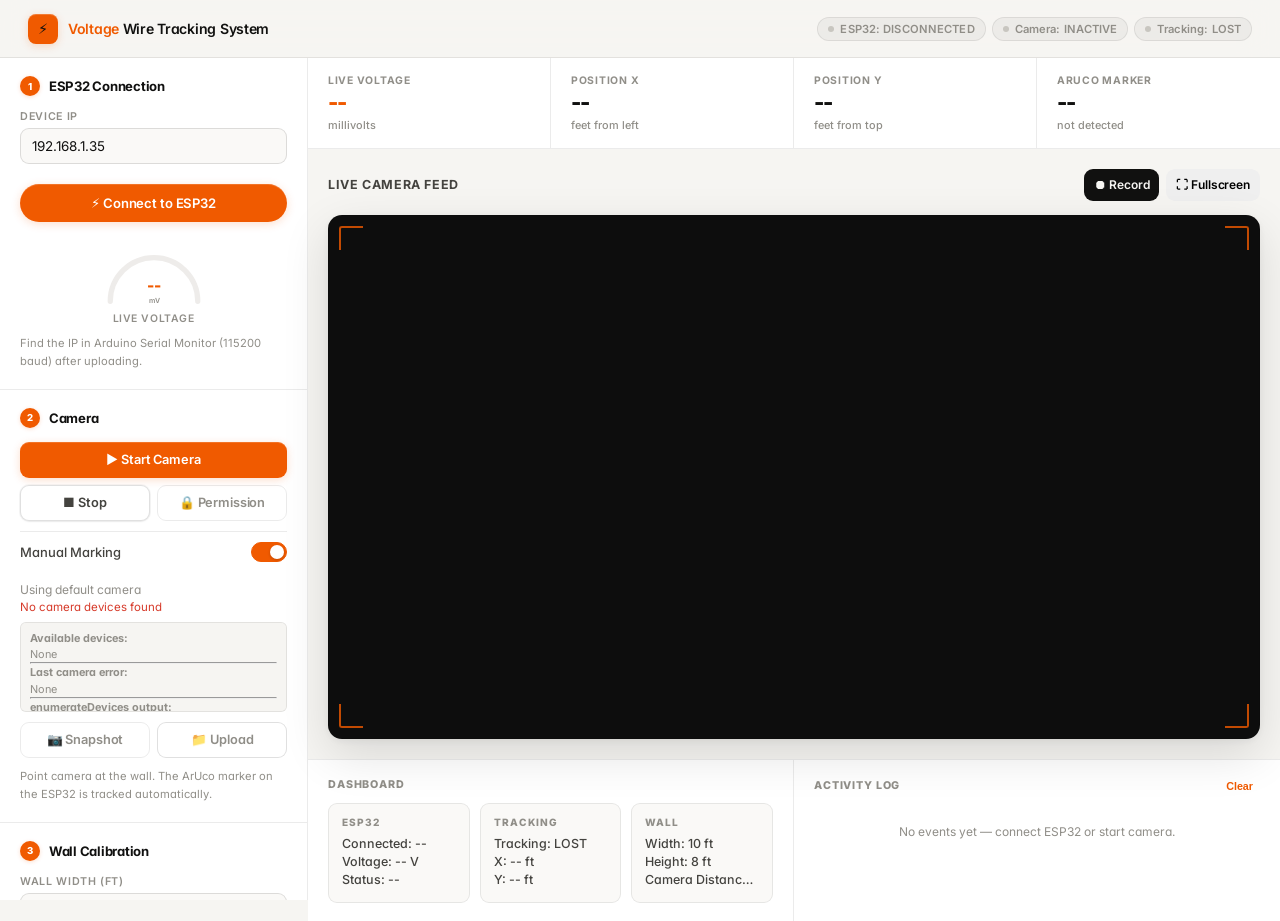
<file: docs/index.html>
<!DOCTYPE html>
<html lang="en">
<head>
  <meta charset="UTF-8">
  <meta name="viewport" content="width=device-width, initial-scale=1.0">
  <title>Voltage Wire Tracking System</title>
  <link rel="preconnect" href="https://fonts.googleapis.com">
  <link rel="preconnect" href="https://fonts.gstatic.com" crossorigin>
  <link href="https://fonts.googleapis.com/css2?family=Inter:ital,opsz,wght@0,14..32,300..900;1,14..32,300..900&family=JetBrains+Mono:wght@600;800&display=swap" rel="stylesheet">
  <link rel="stylesheet" href="style.css">
</head>
<body>

<!-- ══ TOPBAR ══════════════════════════════════════════════ -->
<header class="topbar">
  <div class="topbar-title">
    <span class="topbar-icon">⚡</span>
    <h1><em>Voltage</em> Wire Tracking System</h1>
  </div>
  <div class="status-row">
    <button id="statusEsp32"   class="badge status-button badge-off" type="button"><span class="dot"></span><span class="label-text">ESP32: DISCONNECTED</span></button>
    <button id="statusCamera"  class="badge status-button badge-off" type="button"><span class="dot"></span><span class="label-text">Camera: INACTIVE</span></button>
    <button id="statusTracking"class="badge status-button badge-off" type="button"><span class="dot"></span><span class="label-text">Tracking: LOST</span></button>
  </div>
</header>

<div class="app-layout">

  <!-- ── Sidebar ── -->
  <aside class="sidebar">

    <!-- 1 · ESP32 -->
    <div class="ctrl-section">
      <div class="ctrl-header">
        <span class="ctrl-num">1</span>
        <span class="ctrl-title">ESP32 Connection</span>
      </div>

      <div class="field">
        <label class="field-label" for="esp32Ip">Device IP</label>
        <input class="field-input" type="text" id="esp32Ip" placeholder="192.168.1.35">
      </div>

      <button id="btnConnectEsp32" class="btn btn-connect" style="margin-top:10px;">⚡ Connect to ESP32</button>

      <!-- Voltage gauge -->
      <div class="gauge-wrap" style="margin-top:14px;">
        <svg width="120" height="70" viewBox="0 0 120 80">
          <path class="gauge-bg"  d="M 10 70 A 50 50 0 1 1 110 70" />
          <path class="gauge-arc" id="gaugeArc" d="M 10 70 A 50 50 0 1 1 110 70" />
          <text x="60" y="58" text-anchor="middle" font-family="Inter,sans-serif" font-size="18" font-weight="800" fill="#f05a00" id="gaugeTxt">--</text>
          <text x="60" y="72" text-anchor="middle" font-family="Inter,sans-serif" font-size="8" font-weight="600" fill="#908e88">mV</text>
        </svg>
        <span class="gauge-label">Live Voltage</span>
      </div>

      <!-- Hidden readout for app.js compatibility -->
      <div class="readout" style="display:none;">
        <span class="label">Voltage</span><span id="voltageValue">--</span>
        <span class="label">Status</span><span id="voltageStatus">--</span>
      </div>

      <p class="hint" style="margin-top:10px;">Find the IP in Arduino Serial Monitor (115200 baud) after uploading.</p>
    </div>

    <!-- 2 · Camera -->
    <div class="ctrl-section">
      <div class="ctrl-header">
        <span class="ctrl-num">2</span>
        <span class="ctrl-title">Camera</span>
      </div>

      <button id="btnStartCamera" class="btn btn-primary btn-full">▶ Start Camera</button>

      <div class="btn-row" style="margin-top:7px;">
        <button id="btnStopCamera"        class="btn btn-secondary">■ Stop</button>
        <button id="btnRequestCameraPerm" class="btn btn-ghost">🔒 Permission</button>
      </div>

      <div class="toggle-row" style="border-top:1px solid var(--border); margin-top:10px; padding-top:10px;">
        <span class="toggle-label">Manual Marking</span>
        <label class="toggle-wrap">
          <input type="checkbox" id="chkManualMarking" checked>
          <span class="toggle-track"></span>
        </label>
      </div>

      <div class="camera-meta">
        <span id="cameraInfo">Using default camera</span>
        <span id="cameraError"></span>
      </div>

      <div id="cameraDebug"></div>

      <div class="btn-row" style="margin-top:10px;">
        <button id="btnSaveSnapshot" class="btn btn-ghost">📷 Snapshot</button>
        <label class="filebtn">
          📁 Upload
          <input type="file" id="imageUpload" accept="image/*" hidden>
        </label>
      </div>

      <p class="hint">Point camera at the wall. The ArUco marker on the ESP32 is tracked automatically.</p>
    </div>

    <!-- 3 · Calibration -->
    <div class="ctrl-section">
      <div class="ctrl-header">
        <span class="ctrl-num">3</span>
        <span class="ctrl-title">Wall Calibration</span>
      </div>

      <div class="field">
        <label class="field-label" for="wallWidth">Wall Width (ft)</label>
        <input class="field-input" type="number" id="wallWidth" value="10" step="0.1">
      </div>
      <div class="field">
        <label class="field-label" for="wallHeight">Wall Height (ft)</label>
        <input class="field-input" type="number" id="wallHeight" value="8" step="0.1">
      </div>
      <div class="field">
        <label class="field-label" for="camDistance">Camera Distance (ft)</label>
        <input class="field-input" type="number" id="camDistance" value="3" step="0.1">
      </div>

      <button id="btnApplyCalibration" class="btn btn-primary btn-full" style="margin-top:4px;">✓ Apply Calibration</button>
      <button id="btnWallCorners" class="btn btn-secondary btn-full" style="margin-top:7px;">⌗ Calibrate Wall Corners</button>
      <p class="hint">After camera is active, click the four wall corners in order: top-left, top-right, bottom-right, bottom-left.</p>

      <div class="field" style="margin-top:12px;">
        <label class="field-label" for="markerSize">ArUco Marker Size (in)</label>
        <input class="field-input" type="number" id="markerSize" value="2" step="0.1">
      </div>
      <button id="btnAutoCalibrate" class="btn btn-secondary btn-full" style="margin-top:4px;">⟳ Auto Calibrate (ArUco)</button>

      <p class="hint">Assumes camera fully captures the wall. Approximation for v1.</p>
    </div>

    <!-- 4 · Wire Marking -->
    <div class="ctrl-section">
      <div class="ctrl-header">
        <span class="ctrl-num">4</span>
        <span class="ctrl-title">Wire Marking <small style="font-size:0.68rem;font-weight:400;opacity:0.5;">manual · v1</small></span>
      </div>

      <div class="btn-row">
        <button id="btnMarkWireMode" class="btn btn-primary">✏ Mark Wire Path</button>
        <button id="btnClearWire"    class="btn btn-ghost">✕ Clear</button>
      </div>

      <p class="hint">Click "Mark Wire Path", tap points along the wire on the camera feed, click again to stop.</p>
    </div>

  </aside>

  <!-- ── Main ── -->
  <div class="main-area">

    <!-- Stats strip -->
    <div class="stats-strip">
      <div class="stat-cell">
        <span class="stat-cell-label">Live Voltage</span>
        <span class="stat-cell-value accent" id="statVoltage">--</span>
        <span class="stat-cell-sub">millivolts</span>
      </div>
      <div class="stat-cell">
        <span class="stat-cell-label">Position X</span>
        <span class="stat-cell-value" id="statX">--</span>
        <span class="stat-cell-sub">feet from left</span>
      </div>
      <div class="stat-cell">
        <span class="stat-cell-label">Position Y</span>
        <span class="stat-cell-value" id="statY">--</span>
        <span class="stat-cell-sub">feet from top</span>
      </div>
      <div class="stat-cell">
        <span class="stat-cell-label">ArUco Marker</span>
        <span class="stat-cell-value" id="statMarkerId">--</span>
        <span class="stat-cell-sub" id="statTrackingState">not detected</span>
      </div>
    </div>

    <!-- Camera feed -->
    <div class="camera-section">
      <div class="camera-toolbar">
        <span class="camera-toolbar-title">Live Camera Feed</span>
        <div class="camera-toolbar-actions">
          <button id="btnRecord" class="btn btn-sm">⏺ Record</button>
          <button id="btnFullscreen" class="btn btn-sm" title="Fullscreen">⛶ Fullscreen</button>
        </div>
      </div>
      <div class="camera-wrap">
        <div class="cam-br-tr"></div>
        <div class="cam-br-bl"></div>
        <video id="video" autoplay playsinline muted></video>
        <canvas id="overlay"></canvas>

        <!-- Fullscreen HUD — only visible when fullscreen -->
        <div class="fs-hud" id="fsHud">

          <!-- Top bar -->
          <div class="fs-hud-top">
            <div class="fs-hud-brand">
              <span class="fs-hud-icon">⚡</span>
              <span class="fs-hud-title">Voltage Wire Tracking</span>
            </div>
            <div class="fs-hud-badges">
              <span class="fs-badge" id="fsEsp32Badge">● ESP32: OFF</span>
              <span class="fs-badge" id="fsCamBadge">● Camera: OFF</span>
              <span class="fs-badge" id="fsTrkBadge">● Tracking: LOST</span>
            </div>
            <div class="fs-hud-clock" id="fsHudClock">--:--:--</div>
          </div>

          <!-- Bottom bar -->
          <div class="fs-hud-bottom">

            <div class="fs-stat-group">
              <div class="fs-stat">
                <span class="fs-stat-label">Voltage</span>
                <span class="fs-stat-value fs-orange" id="fsVoltage">--</span>
                <span class="fs-stat-unit">mV</span>
              </div>
              <div class="fs-stat">
                <span class="fs-stat-label">Status</span>
                <span class="fs-stat-value" id="fsStatus">--</span>
              </div>
            </div>

            <div class="fs-divider"></div>

            <div class="fs-stat-group">
              <div class="fs-stat">
                <span class="fs-stat-label">Position X</span>
                <span class="fs-stat-value" id="fsPosX">--</span>
                <span class="fs-stat-unit">ft</span>
              </div>
              <div class="fs-stat">
                <span class="fs-stat-label">Position Y</span>
                <span class="fs-stat-value" id="fsPosY">--</span>
                <span class="fs-stat-unit">ft</span>
              </div>
            </div>

            <div class="fs-divider"></div>

            <div class="fs-stat-group">
              <div class="fs-stat">
                <span class="fs-stat-label">Marker ID</span>
                <span class="fs-stat-value" id="fsMarkerId">--</span>
              </div>
              <div class="fs-stat">
                <span class="fs-stat-label">Wall</span>
                <span class="fs-stat-value" id="fsWall">--</span>
                <span class="fs-stat-unit">ft²</span>
              </div>
            </div>

            <div class="fs-divider"></div>

            <div class="fs-stat-group">
              <button id="fsExitBtn" class="fs-exit-btn">✕ Exit</button>
            </div>

          </div>
        </div>

      </div>
    </div>

    <!-- Bottom: dashboard + log -->
    <div class="bottom-panels">

      <div class="dash-section">
        <div class="dash-section-title">Dashboard</div>
        <div class="dash-grid">
          <div class="dash-card">
            <h3>ESP32</h3>
            <p id="dashEsp32State">Connected: --</p>
            <p id="dashVoltage">Voltage: -- V</p>
            <p id="dashStatus">Status: --</p>
          </div>
          <div class="dash-card">
            <h3>Tracking</h3>
            <p id="dashTracking">Tracking: LOST</p>
            <p id="dashX">X: -- ft</p>
            <p id="dashY">Y: -- ft</p>
          </div>
          <div class="dash-card">
            <h3>Wall</h3>
            <p id="dashWallWidth">Width: -- ft</p>
            <p id="dashWallHeight">Height: -- ft</p>
            <p id="dashCamDist">Cam Distance: -- ft</p>
          </div>
        </div>
      </div>

      <div class="log-section">
        <div class="log-header">
          <span class="log-title">Activity Log</span>
          <button id="btnClearLog" class="log-clear-btn">Clear</button>
        </div>
        <div id="activityLog">
          <div class="log-empty">No events yet — connect ESP32 or start camera.</div>
        </div>
      </div>

    </div>
  </div>

</div>

<!-- Scripts -->
<script src="lib/cv.js"></script>
<script src="lib/svd.js"></script>
<script src="lib/aruco.js"></script>
<script src="esp32Connection.js?v=1045"></script>
<script src="camera.js"></script>
<script src="tracking.js?v=1046"></script>
<script src="calibration.js?v=1039"></script>
<script src="anchors.js"></script>
<script src="app.js?v=1045"></script>

<script>
// ── Voltage gauge ─────────────────────────────────────────────
const gaugeArc = document.getElementById('gaugeArc');
const gaugeTxt = document.getElementById('gaugeTxt');
const ARC_LEN  = 220;

function setGauge(mv) {
  const pct = Math.min(1, Math.max(0, mv / 3300));
  gaugeArc.style.strokeDashoffset = ARC_LEN - pct * ARC_LEN;
  gaugeTxt.textContent = mv > 0 ? Math.round(mv) : '--';
  gaugeArc.style.stroke = pct > 0.75 ? '#d63a2a' : pct > 0.4 ? '#ff7a2a' : '#f05a00';
}

// Watch voltageValue written by app.js
new MutationObserver(() => {
  const v  = document.getElementById('voltageValue').textContent.trim();
  const mv = parseFloat(v);
  document.getElementById('statVoltage').textContent = isNaN(mv) ? '--' : mv.toFixed(1) + ' mV';
  setGauge(isNaN(mv) ? 0 : mv);
}).observe(document.getElementById('voltageValue'), { childList: true, characterData: true, subtree: true });

// ── Sync stats from dashboard ─────────────────────────────────
setInterval(() => {
  const dx = document.getElementById('dashX').textContent.match(/([\d.]+)/);
  const dy = document.getElementById('dashY').textContent.match(/([\d.]+)/);
  document.getElementById('statX').textContent = dx ? dx[1] + ' ft' : '--';
  document.getElementById('statY').textContent = dy ? dy[1] + ' ft' : '--';
  const trk = document.getElementById('statusTracking').classList.contains('badge-on');
  document.getElementById('statMarkerId').textContent     = trk ? ('ID ' + Tracking.state.markerId) : '--';
  document.getElementById('statTrackingState').textContent = trk ? 'tracking active' : 'not detected';
}, 350);

// ── Activity log ──────────────────────────────────────────────
function addLog(msg, type = 'info') {
  const log   = document.getElementById('activityLog');
  const empty = log.querySelector('.log-empty');
  if (empty) empty.remove();
  const t  = new Date().toLocaleTimeString('en-GB', { hour12: false });
  const el = document.createElement('div');
  el.className = `log-entry log-${type}`;
  el.innerHTML = `<span class="log-time">${t}</span><span class="log-msg">${msg}</span>`;
  log.prepend(el);
  while (log.children.length > 60) log.removeChild(log.lastChild);
}

document.getElementById('btnClearLog').addEventListener('click', () => {
  document.getElementById('activityLog').innerHTML = '<div class="log-empty">Log cleared.</div>';
});

// Badge change → auto log
function watchBadge(id, onMsg, offMsg) {
  const el = document.getElementById(id);
  if (!el) return;
  new MutationObserver(() => {
    const on = el.classList.contains('badge-on');
    if ( on && !el._wasOn) { el._wasOn = true;  addLog(onMsg,  'ok');   }
    if (!on &&  el._wasOn) { el._wasOn = false; addLog(offMsg, 'warn'); }
  }).observe(el, { attributes: true, attributeFilter: ['class'] });
}
watchBadge('statusEsp32',   'ESP32 connected.',          'ESP32 disconnected.');
watchBadge('statusCamera',  'Camera active.',             'Camera stopped.');
watchBadge('statusTracking','Marker detected — tracking active.', 'Marker lost.');

// High voltage alert
new MutationObserver(() => {
  const s = document.getElementById('voltageStatus').textContent;
  const el = document.getElementById('voltageStatus');
  if (s === 'HIGH' && !el._wasHigh) { el._wasHigh = true; addLog('⚠ HIGH voltage detected.', 'err'); }
  if (s !== 'HIGH') el._wasHigh = false;
}).observe(document.getElementById('voltageStatus'), { childList: true, characterData: true, subtree: true });

// Button events
[
  ['btnConnectEsp32',     () => { const ip = document.getElementById('esp32Ip').value.trim(); addLog(ip ? `Connecting to ${ip}…` : 'Enter an IP first.', ip ? 'info' : 'warn'); }],
  ['btnStartCamera',      () => addLog('Starting camera…', 'info')],
  ['btnStopCamera',       () => addLog('Camera stopped.', 'warn')],
  ['btnApplyCalibration', () => addLog(`Calibration applied — ${document.getElementById('wallWidth').value}×${document.getElementById('wallHeight').value} ft, ${document.getElementById('camDistance').value} ft camera distance.`, 'ok')],
  ['btnAutoCalibrate',    () => addLog('Auto-calibrating from ArUco marker…', 'info')],
  ['btnMarkWireMode',     () => addLog(document.getElementById('btnMarkWireMode').classList.contains('active') ? 'Wire marking stopped.' : 'Wire marking started.', 'info')],
  ['btnClearWire',        () => addLog('Wire path cleared.', 'warn')],
  ['btnSaveSnapshot',     () => addLog('Snapshot saved.', 'ok')],
].forEach(([id, fn]) => { const el = document.getElementById(id); if (el) el.addEventListener('click', fn, true); });

// ── Fullscreen + HUD ──────────────────────────────────────────
const btnFs   = document.getElementById('btnFullscreen');
const camWrap = document.querySelector('.camera-wrap');
const fsHud   = document.getElementById('fsHud');

btnFs.addEventListener('click', () => {
  if (!document.fullscreenElement) {
    camWrap.requestFullscreen().catch(() => {});
  } else {
    document.exitFullscreen();
  }
});

// Exit button inside HUD
document.getElementById('fsExitBtn').addEventListener('click', () => {
  document.exitFullscreen();
});

document.addEventListener('fullscreenchange', () => {
  const isFs = !!document.fullscreenElement;
  btnFs.textContent = isFs ? '✕ Exit Fullscreen' : '⛶ Fullscreen';
  camWrap.style.maxHeight    = isFs ? '100vh' : '';
  camWrap.style.borderRadius = isFs ? '0' : '';
  fsHud.style.display = isFs ? 'flex' : 'none';
});

// ── HUD data sync ─────────────────────────────────────────────
function syncHud() {
  // Voltage
  const v  = document.getElementById('voltageValue').textContent.trim();
  const mv = parseFloat(v);
  const fsV = document.getElementById('fsVoltage');
  if (!isNaN(mv)) {
    fsV.textContent = mv.toFixed(1);
    fsV.className = 'fs-stat-value ' + (mv > 2000 ? 'fs-red' : 'fs-orange');
  } else {
    fsV.textContent = '--';
    fsV.className = 'fs-stat-value fs-orange';
  }

  // Status
  const s = document.getElementById('voltageStatus').textContent.trim();
  const fsS = document.getElementById('fsStatus');
  fsS.textContent = s || '--';
  fsS.className = 'fs-stat-value ' + (s === 'HIGH' ? 'fs-red' : s === 'LOW' ? 'fs-green' : '');

  // Position
  const dx = document.getElementById('dashX').textContent.match(/([\d.]+)/);
  const dy = document.getElementById('dashY').textContent.match(/([\d.]+)/);
  document.getElementById('fsPosX').textContent = dx ? dx[1] : '--';
  document.getElementById('fsPosY').textContent = dy ? dy[1] : '--';

  // Marker ID + tracking
  const trk = document.getElementById('statusTracking').classList.contains('badge-on');
  document.getElementById('fsMarkerId').textContent = trk ? ('ID ' + Tracking.state.markerId) : '--';

  // Wall dimensions
  const ww = document.getElementById('dashWallWidth').textContent.match(/([\d.]+)/);
  const wh = document.getElementById('dashWallHeight').textContent.match(/([\d.]+)/);
  document.getElementById('fsWall').textContent =
    (ww && wh) ? (parseFloat(ww[1]) * parseFloat(wh[1])).toFixed(0) : '--';

  // Status badges
  const mapBadge = (domId, fsId) => {
    const on = document.getElementById(domId).classList.contains('badge-on');
    const lbl = document.getElementById(domId).querySelector('.label-text').textContent;
    const el = document.getElementById(fsId);
    el.textContent = '● ' + lbl;
    el.classList.toggle('on', on);
  };
  mapBadge('statusEsp32',    'fsEsp32Badge');
  mapBadge('statusCamera',   'fsCamBadge');
  mapBadge('statusTracking', 'fsTrkBadge');
}

setInterval(syncHud, 300);

// ── HUD clock ─────────────────────────────────────────────────
setInterval(() => {
  document.getElementById('fsHudClock').textContent =
    new Date().toLocaleTimeString('en-GB', { hour12: false });
}, 1000);

// ── Record ────────────────────────────────────────────────────
let recOn = false, recSec = 0, recT = null;
const btnRec = document.getElementById('btnRecord');
btnRec.addEventListener('click', () => {
  recOn = !recOn;
  btnRec.classList.toggle('recording', recOn);
  if (recOn) {
    recSec = 0; btnRec.textContent = '⏹ 0s';
    addLog('Recording started.', 'ok');
    recT = setInterval(() => { recSec++; btnRec.textContent = `⏹ ${recSec}s`; }, 1000);
  } else {
    clearInterval(recT);
    btnRec.textContent = '⏺ Record';
    addLog(`Recording stopped — ${recSec}s captured.`, 'warn');
  }
});
</script>
</body>
</html>
</file>
<file: docs/style.css>
/* ============================================================
   Voltage Wire Tracking — Premium Dashboard
   Warm white · Orange accent · Refined components
   ============================================================ */

@import url('https://fonts.googleapis.com/css2?family=Inter:ital,opsz,wght@0,14..32,300..900;1,14..32,300..900&display=swap');

/* ── Tokens ──────────────────────────────────────────────── */
:root {
  --bg:          #f6f5f2;
  --bg-2:        #eeecea;
  --surface:     #ffffff;
  --surface-dim: #faf9f7;
  --border:      rgba(0,0,0,0.08);
  --border-md:   rgba(0,0,0,0.12);
  --text:        #111110;
  --text-2:      #44433f;
  --muted:       #908e88;
  --faint:       #c8c6c0;

  --orange:      #f05a00;
  --orange-2:    #ff7a2a;
  --orange-bg:   rgba(240,90,0,0.07);
  --orange-ring: rgba(240,90,0,0.2);

  --green:       #1e9a52;
  --green-bg:    rgba(30,154,82,0.08);
  --red:         #d63a2a;
  --red-bg:      rgba(214,58,42,0.08);

  --sh-xs: 0 1px 2px rgba(0,0,0,0.05), 0 0 0 1px rgba(0,0,0,0.04);
  --sh-sm: 0 2px 6px rgba(0,0,0,0.07), 0 0 0 1px rgba(0,0,0,0.05);
  --sh-md: 0 6px 20px rgba(0,0,0,0.09), 0 1px 4px rgba(0,0,0,0.05);
  --sh-lg: 0 16px 48px rgba(0,0,0,0.12), 0 2px 8px rgba(0,0,0,0.06);

  --r:    14px;
  --r-sm: 9px;
  --r-xs: 6px;
}

/* ── Base ────────────────────────────────────────────────── */
*, *::before, *::after { box-sizing: border-box; margin: 0; padding: 0; }
html { scroll-behavior: smooth; }

body {
  min-height: 100vh;
  font-family: 'Inter', -apple-system, system-ui, sans-serif;
  font-feature-settings: 'cv02','cv03','cv04','cv11';
  background: var(--bg);
  color: var(--text);
  -webkit-font-smoothing: antialiased;
}

/* ── Topbar ──────────────────────────────────────────────── */
.topbar {
  position: sticky;
  top: 0;
  z-index: 200;
  height: 58px;
  padding: 0 28px;
  display: flex;
  align-items: center;
  justify-content: space-between;
  gap: 20px;
  background: rgba(246,245,242,0.88);
  backdrop-filter: blur(18px) saturate(160%);
  -webkit-backdrop-filter: blur(18px) saturate(160%);
  border-bottom: 1px solid var(--border);
}

.topbar-title { display: flex; align-items: center; gap: 10px; }

.topbar-icon {
  width: 30px; height: 30px;
  display: inline-flex; align-items: center; justify-content: center;
  background: var(--orange);
  border-radius: 8px;
  font-size: 0.9rem;
  box-shadow: 0 2px 8px var(--orange-ring), inset 0 1px 0 rgba(255,255,255,0.2);
  flex-shrink: 0;
}

.topbar h1 {
  font-size: 0.88rem;
  font-weight: 600;
  color: var(--text);
  letter-spacing: -0.02em;
}
.topbar h1 em { font-style: normal; color: var(--orange); }

/* ── Status badges ──────────────────────────────────────── */
.status-row { display: flex; gap: 6px; align-items: center; }

.status-button {
  appearance: none; -webkit-appearance: none;
  background: none; border: none; padding: 0; margin: 0;
  cursor: default; font-family: inherit;
}

.badge {
  display: inline-flex; align-items: center; gap: 6px;
  padding: 4px 10px;
  border-radius: 980px;
  font-size: 0.7rem; font-weight: 600; letter-spacing: 0.01em;
  border: 1px solid transparent;
  transition: all 0.2s;
  white-space: nowrap;
}
.badge .dot {
  width: 6px; height: 6px;
  border-radius: 50%; display: inline-block; flex-shrink: 0;
}

.badge-on  {
  color: var(--green);
  background: var(--green-bg);
  border-color: rgba(30,154,82,0.2);
}
.badge-on .dot {
  background: var(--green);
  animation: blink 2s ease-in-out infinite;
}
.badge-off {
  color: var(--muted);
  background: rgba(0,0,0,0.04);
  border-color: var(--border);
}
.badge-off .dot { background: var(--faint); }

@keyframes blink {
  0%,100% { opacity: 1; }
  50%      { opacity: 0.4; }
}

/* ── Layout ─────────────────────────────────────────────── */
.app-layout {
  display: grid;
  grid-template-columns: 308px 1fr;
  min-height: calc(100vh - 58px);
}

/* ── Sidebar ─────────────────────────────────────────────── */
.sidebar {
  border-right: 1px solid var(--border);
  background: var(--surface);
  display: flex;
  flex-direction: column;
  overflow-y: auto;
  scrollbar-width: none;
  position: sticky;
  top: 58px;
  height: calc(100vh - 58px);
}
.sidebar::-webkit-scrollbar { display: none; }

.ctrl-section {
  padding: 18px 20px;
  border-bottom: 1px solid var(--border);
}

.ctrl-header {
  display: flex;
  align-items: center;
  gap: 9px;
  margin-bottom: 14px;
}

.ctrl-num {
  width: 20px; height: 20px;
  display: inline-flex; align-items: center; justify-content: center;
  background: var(--orange);
  color: #fff;
  font-size: 0.6rem; font-weight: 800;
  border-radius: 50%;
  flex-shrink: 0;
  box-shadow: 0 1px 4px var(--orange-ring);
}

.ctrl-title {
  font-size: 0.82rem;
  font-weight: 700;
  letter-spacing: -0.02em;
  color: var(--text);
}

/* ── Field ──────────────────────────────────────────────── */
.field { margin-bottom: 10px; }
.field:last-of-type { margin-bottom: 0; }

.field-label {
  display: block;
  font-size: 0.67rem;
  font-weight: 600;
  color: var(--muted);
  letter-spacing: 0.06em;
  text-transform: uppercase;
  margin-bottom: 5px;
}

.field-input {
  width: 100%;
  height: 36px;
  padding: 0 11px;
  border-radius: var(--r-sm);
  border: 1px solid var(--border-md);
  background: var(--surface-dim);
  color: var(--text) !important;
  -webkit-text-fill-color: var(--text) !important;
  font-family: inherit;
  font-size: 0.84rem;
  font-weight: 400;
  outline: none;
  appearance: none;
  -webkit-appearance: none;
  transition: border-color 0.15s, box-shadow 0.15s, background 0.15s;
}
.field-input::placeholder { color: var(--faint); }
.field-input:focus {
  border-color: var(--orange);
  background: var(--surface);
  box-shadow: 0 0 0 3px var(--orange-ring);
}

/* ── Toggle switch ───────────────────────────────────────── */
.toggle-row {
  display: flex;
  align-items: center;
  justify-content: space-between;
  padding: 10px 0;
}
.toggle-label {
  font-size: 0.81rem;
  font-weight: 500;
  color: var(--text-2);
}
.toggle-wrap { position: relative; display: inline-block; }
.toggle-wrap input[type="checkbox"] {
  position: absolute; opacity: 0; width: 0; height: 0;
}
.toggle-track {
  display: block;
  width: 36px; height: 20px;
  background: var(--bg-2);
  border-radius: 999px;
  border: 1px solid var(--border-md);
  cursor: pointer;
  transition: background 0.2s, border-color 0.2s;
  position: relative;
}
.toggle-track::after {
  content: '';
  position: absolute;
  top: 2px; left: 2px;
  width: 14px; height: 14px;
  background: #fff;
  border-radius: 50%;
  box-shadow: 0 1px 3px rgba(0,0,0,0.2);
  transition: transform 0.2s ease;
}
.toggle-wrap input:checked + .toggle-track {
  background: var(--orange);
  border-color: var(--orange);
}
.toggle-wrap input:checked + .toggle-track::after {
  transform: translateX(16px);
}

/* ── Buttons ─────────────────────────────────────────────── */
.btn {
  display: inline-flex; align-items: center; justify-content: center;
  gap: 7px; width: 100%;
  height: 36px; padding: 0 14px;
  border-radius: var(--r-sm);
  font-family: inherit; font-size: 0.8rem; font-weight: 600;
  letter-spacing: -0.01em; cursor: pointer;
  transition: all 0.15s ease;
  white-space: nowrap; border: none;
}

.btn-primary {
  background: var(--orange);
  color: #fff;
  box-shadow: 0 2px 8px var(--orange-ring), inset 0 1px 0 rgba(255,255,255,0.15);
}
.btn-primary:hover {
  background: var(--orange-2);
  box-shadow: 0 4px 14px rgba(240,90,0,0.35), inset 0 1px 0 rgba(255,255,255,0.15);
  transform: translateY(-1px);
}
.btn-primary:active { transform: none; box-shadow: 0 1px 3px var(--orange-ring); }

.btn-secondary {
  background: var(--surface);
  color: var(--text-2);
  border: 1px solid var(--border-md);
  box-shadow: var(--sh-xs);
}
.btn-secondary:hover {
  background: var(--surface-dim);
  transform: translateY(-1px);
  box-shadow: var(--sh-sm);
}
.btn-secondary:active { transform: none; }

.btn-ghost {
  background: transparent;
  color: var(--muted);
  border: 1px solid var(--border);
}
.btn-ghost:hover { background: var(--bg); color: var(--text-2); border-color: var(--border-md); }

.btn.active {
  background: var(--red) !important;
  color: #fff !important;
  box-shadow: 0 2px 8px rgba(214,58,42,0.25) !important;
  border: none !important;
}
.btn.active:hover { background: #b83022 !important; transform: translateY(-1px); }

.btn-connect {
  background: var(--orange);
  color: #fff;
  border-radius: 980px;
  height: 38px;
  font-size: 0.82rem;
  box-shadow: 0 2px 10px var(--orange-ring), inset 0 1px 0 rgba(255,255,255,0.15);
}
.btn-connect:hover {
  background: var(--orange-2);
  box-shadow: 0 4px 18px rgba(240,90,0,0.38), inset 0 1px 0 rgba(255,255,255,0.15);
  transform: translateY(-1px);
}

.btn-row { display: flex; gap: 7px; }
.btn-row .btn { width: auto; flex: 1; }

.btn-full { width: 100%; }
.btn-sm   { height: 30px; padding: 0 10px; font-size: 0.77rem; }

.filebtn {
  display: inline-flex; align-items: center; justify-content: center;
  gap: 7px;
  height: 36px; padding: 0 14px;
  border-radius: var(--r-sm);
  background: var(--surface);
  color: var(--muted);
  border: 1px solid var(--border-md);
  cursor: pointer;
  font-family: inherit; font-size: 0.8rem; font-weight: 600;
  transition: all 0.15s;
  flex: 1;
}
.filebtn:hover { background: var(--surface-dim); color: var(--text-2); }

/* ── Camera meta ─────────────────────────────────────────── */
.camera-meta { margin-top: 10px; }
#cameraInfo  { font-size: 0.75rem; color: var(--muted); display: block; }
#cameraError { font-size: 0.72rem; color: var(--red); display: block; margin-top: 3px; }

#cameraDebug {
  margin-top: 8px; font-size: 0.68rem; color: var(--muted);
  max-height: 90px; overflow: auto;
  background: var(--bg); padding: 7px 9px;
  border-radius: var(--r-xs); border: 1px solid var(--border);
  line-height: 1.5; scrollbar-width: thin;
}

.hint {
  font-size: 0.7rem;
  color: var(--muted);
  line-height: 1.6;
  margin-top: 10px;
}

/* ── Voltage readout (app.js compat) ────────────────────── */
.readout { display: none; }
.readout .label { display: none; }

/* ── Main area ───────────────────────────────────────────── */
.main-area {
  display: flex;
  flex-direction: column;
  background: var(--bg);
}

/* ── Stats strip ─────────────────────────────────────────── */
.stats-strip {
  display: grid;
  grid-template-columns: repeat(4, 1fr);
  border-bottom: 1px solid var(--border);
  background: var(--surface);
}
.stat-cell {
  padding: 16px 20px;
  border-right: 1px solid var(--border);
  display: flex;
  flex-direction: column;
  gap: 3px;
  transition: background 0.15s;
}
.stat-cell:last-child { border-right: none; }
.stat-cell:hover { background: rgba(240,90,0,0.03); }

.stat-cell-label {
  font-size: 0.65rem; font-weight: 700;
  color: var(--muted);
  text-transform: uppercase; letter-spacing: 0.07em;
}
.stat-cell-value {
  font-size: 1.4rem; font-weight: 800;
  letter-spacing: -0.05em;
  color: var(--text);
  line-height: 1.1;
}
.stat-cell-value.accent { color: var(--orange); }
.stat-cell-sub {
  font-size: 0.68rem; font-weight: 500; color: var(--muted);
}

/* ── Camera section ──────────────────────────────────────── */
.camera-section {
  padding: 20px;
  flex: 1;
}
.camera-toolbar {
  display: flex;
  align-items: center;
  justify-content: space-between;
  margin-bottom: 14px;
}
.camera-toolbar-title {
  font-size: 0.78rem; font-weight: 700;
  color: var(--text-2);
  text-transform: uppercase; letter-spacing: 0.05em;
}
.camera-toolbar-actions { display: flex; gap: 7px; }
.camera-toolbar .btn { width: auto; height: 32px; font-size: 0.75rem; }

.camera-wrap {
  position: relative;
  width: 100%;
  aspect-ratio: 16 / 9;
  min-height: 340px;
  max-height: 62vh;
  background: #0d0d0d;
  border-radius: var(--r);
  overflow: hidden;
  border: 1px solid var(--border);
  box-shadow: var(--sh-lg);
}

/* Corner brackets */
.camera-wrap::before,
.camera-wrap::after {
  content: '';
  position: absolute;
  z-index: 5;
  pointer-events: none;
  width: 24px; height: 24px;
}
.camera-wrap::before {
  top: 10px; left: 10px;
  border-top: 2px solid var(--orange);
  border-left: 2px solid var(--orange);
  border-radius: 3px 0 0 0;
  opacity: 0.8;
}
.camera-wrap::after {
  bottom: 10px; right: 10px;
  border-bottom: 2px solid var(--orange);
  border-right: 2px solid var(--orange);
  border-radius: 0 0 3px 0;
  opacity: 0.8;
}
.cam-br-tr {
  position: absolute; width: 24px; height: 24px;
  top: 10px; right: 10px;
  border-top: 2px solid var(--orange); border-right: 2px solid var(--orange);
  border-radius: 0 3px 0 0; opacity: 0.8;
  z-index: 5; pointer-events: none;
}
.cam-br-bl {
  position: absolute; width: 24px; height: 24px;
  bottom: 10px; left: 10px;
  border-bottom: 2px solid var(--orange); border-left: 2px solid var(--orange);
  border-radius: 0 0 0 3px; opacity: 0.8;
  z-index: 5; pointer-events: none;
}

#video, #overlay {
  width: 100%; height: 100%;
  /* "contain" (not "cover"): the whole camera frame is visible, so nothing the
     tracker finds can sit in a cropped-away area, and video + overlay stay aligned. */
  display: block; object-fit: contain;
}
#video    { pointer-events: none; }
#overlay  { position: absolute; top: 0; left: 0; pointer-events: none; z-index: 4; }

/* ── Bottom panels ───────────────────────────────────────── */
.bottom-panels {
  display: grid;
  grid-template-columns: 1fr 1fr;
  border-top: 1px solid var(--border);
  background: var(--surface);
}

.dash-section {
  padding: 18px 20px;
  border-right: 1px solid var(--border);
}
.dash-section-title {
  font-size: 0.67rem; font-weight: 800;
  color: var(--muted);
  text-transform: uppercase; letter-spacing: 0.08em;
  margin-bottom: 12px;
}

.dash-grid {
  display: grid;
  grid-template-columns: repeat(3, 1fr);
  gap: 10px;
}

.dash-card {
  background: var(--surface-dim);
  border: 1px solid var(--border);
  border-radius: var(--r-sm);
  padding: 12px 13px;
  position: relative;
  overflow: hidden;
}
.dash-card::after {
  content: '';
  position: absolute;
  bottom: 0; left: 0; right: 0;
  height: 2px;
  background: linear-gradient(90deg, var(--orange) 0%, var(--orange-2) 100%);
  opacity: 0;
  transition: opacity 0.2s;
}
.dash-card:hover::after { opacity: 0.6; }

.dash-card h3 {
  font-size: 0.63rem; font-weight: 800;
  color: var(--muted);
  text-transform: uppercase; letter-spacing: 0.1em;
  margin-bottom: 8px;
}
.dash-card p {
  margin: 3px 0;
  font-size: 0.78rem; font-weight: 500;
  color: var(--text-2);
  white-space: nowrap; overflow: hidden; text-overflow: ellipsis;
}

/* ── Activity Log ────────────────────────────────────────── */
.log-section { padding: 18px 20px; }

.log-header {
  display: flex; align-items: center;
  justify-content: space-between;
  margin-bottom: 10px;
}
.log-title {
  font-size: 0.67rem; font-weight: 800;
  color: var(--muted);
  text-transform: uppercase; letter-spacing: 0.08em;
}
.log-clear-btn {
  font-size: 0.67rem; font-weight: 600;
  color: var(--orange);
  background: none; border: none;
  cursor: pointer; padding: 2px 7px;
  border-radius: 5px;
  transition: background 0.15s;
}
.log-clear-btn:hover { background: var(--orange-bg); }

#activityLog {
  max-height: 160px; overflow-y: auto;
  display: flex; flex-direction: column; gap: 3px;
  scrollbar-width: thin;
}
#activityLog::-webkit-scrollbar { width: 3px; }
#activityLog::-webkit-scrollbar-thumb { background: var(--border-md); border-radius: 3px; }

.log-entry {
  display: flex; align-items: baseline; gap: 8px;
  font-size: 0.73rem; line-height: 1.5;
  padding: 4px 9px;
  border-radius: 5px;
  animation: logIn 0.2s ease;
}
@keyframes logIn {
  from { opacity: 0; transform: translateY(-4px); }
  to   { opacity: 1; transform: none; }
}
.log-time { font-size: 0.62rem; font-weight: 600; color: var(--faint); white-space: nowrap; font-variant-numeric: tabular-nums; }
.log-msg  { color: var(--text-2); }
.log-entry.log-ok   { background: var(--green-bg); } .log-entry.log-ok   .log-msg { color: var(--green); }
.log-entry.log-warn { background: rgba(240,90,0,0.06); } .log-entry.log-warn .log-msg { color: var(--orange); }
.log-entry.log-err  { background: var(--red-bg); } .log-entry.log-err  .log-msg { color: var(--red); }
.log-entry.log-info { background: var(--bg); }
.log-empty { font-size: 0.75rem; color: var(--muted); text-align: center; padding: 20px 0; }

/* ── Voltage gauge ───────────────────────────────────────── */
.gauge-wrap {
  display: flex; flex-direction: column; align-items: center;
  padding: 4px 0 0;
}
.gauge-wrap svg { overflow: visible; }
.gauge-bg  { fill: none; stroke: var(--bg-2); stroke-width: 6; stroke-linecap: round; }
.gauge-arc { fill: none; stroke: var(--orange); stroke-width: 6; stroke-linecap: round;
             stroke-dasharray: 220; stroke-dashoffset: 220;
             transition: stroke-dashoffset 0.6s ease, stroke 0.4s ease;
             transform-origin: 60px 60px; transform: rotate(-225deg); }
.gauge-label { font-size: 0.65rem; font-weight: 600; color: var(--muted); margin-top: 2px;
               letter-spacing: 0.05em; text-transform: uppercase; }

/* ── Fullscreen HUD ──────────────────────────────────────── */
.fs-hud {
  display: none; /* hidden by default, shown in fullscreen via JS */
  position: absolute;
  inset: 0;
  z-index: 10;
  pointer-events: none;
  flex-direction: column;
  justify-content: space-between;
}

/* Top bar */
.fs-hud-top {
  display: flex;
  align-items: center;
  justify-content: space-between;
  gap: 16px;
  padding: 14px 20px;
  background: linear-gradient(to bottom, rgba(0,0,0,0.65) 0%, transparent 100%);
}

.fs-hud-brand {
  display: flex;
  align-items: center;
  gap: 8px;
  flex-shrink: 0;
}

.fs-hud-icon {
  width: 26px; height: 26px;
  background: var(--orange);
  border-radius: 7px;
  display: flex; align-items: center; justify-content: center;
  font-size: 12px;
}

.fs-hud-title {
  font-size: 13px;
  font-weight: 700;
  color: rgba(255,255,255,0.9);
  letter-spacing: -0.01em;
}

.fs-hud-badges {
  display: flex;
  gap: 8px;
  flex: 1;
  justify-content: center;
  flex-wrap: wrap;
}

.fs-badge {
  font-size: 11px;
  font-weight: 600;
  padding: 4px 10px;
  border-radius: 99px;
  background: rgba(255,255,255,0.1);
  border: 1px solid rgba(255,255,255,0.15);
  color: rgba(255,255,255,0.6);
  letter-spacing: 0.01em;
  backdrop-filter: blur(8px);
  transition: color 0.2s, background 0.2s, border-color 0.2s;
}

.fs-badge.on {
  color: #6ee7b7;
  background: rgba(52,211,153,0.15);
  border-color: rgba(52,211,153,0.3);
}

.fs-badge.on::first-letter,
.fs-badge.off::first-letter { }

.fs-hud-clock {
  font-size: 13px;
  font-weight: 600;
  color: rgba(255,255,255,0.5);
  font-variant-numeric: tabular-nums;
  letter-spacing: 0.03em;
  flex-shrink: 0;
  font-family: 'JetBrains Mono', 'Courier New', monospace;
}

/* Bottom bar */
.fs-hud-bottom {
  display: flex;
  align-items: flex-end;
  gap: 0;
  padding: 0 20px 16px;
  background: linear-gradient(to top, rgba(0,0,0,0.70) 0%, transparent 100%);
  pointer-events: auto;
}

.fs-stat-group {
  display: flex;
  gap: 20px;
  align-items: flex-end;
  padding: 0 20px;
}
.fs-stat-group:first-child { padding-left: 0; }

.fs-stat {
  display: flex;
  flex-direction: column;
  gap: 2px;
}

.fs-stat-label {
  font-size: 10px;
  font-weight: 700;
  color: rgba(255,255,255,0.4);
  text-transform: uppercase;
  letter-spacing: 0.08em;
}

.fs-stat-value {
  font-size: 26px;
  font-weight: 800;
  letter-spacing: -0.04em;
  line-height: 1;
  color: rgba(255,255,255,0.92);
  font-family: 'JetBrains Mono', 'Courier New', monospace;
}

.fs-stat-value.fs-orange { color: var(--orange); }
.fs-stat-value.fs-red    { color: #f87171; }
.fs-stat-value.fs-green  { color: #34d399; }

.fs-stat-unit {
  font-size: 11px;
  font-weight: 600;
  color: rgba(255,255,255,0.35);
  letter-spacing: 0.02em;
}

.fs-divider {
  width: 1px;
  height: 36px;
  background: rgba(255,255,255,0.12);
  flex-shrink: 0;
  align-self: flex-end;
  margin-bottom: 4px;
}

.fs-exit-btn {
  height: 32px;
  padding: 0 14px;
  border-radius: 8px;
  border: 1px solid rgba(255,255,255,0.2);
  background: rgba(255,255,255,0.1);
  color: rgba(255,255,255,0.7);
  font-size: 12px;
  font-weight: 600;
  font-family: inherit;
  cursor: pointer;
  backdrop-filter: blur(8px);
  transition: all 0.15s;
  margin-bottom: 2px;
}
.fs-exit-btn:hover {
  background: rgba(255,255,255,0.2);
  color: #fff;
  border-color: rgba(255,255,255,0.35);
}

/* ── Fullscreen ──────────────────────────────────────────── */
.camera-wrap:fullscreen {
  width: 100vw;
  height: 100vh;
  max-height: 100vh;
  border-radius: 0;
  border: none;
  aspect-ratio: unset;
}
.camera-wrap:-webkit-full-screen {
  width: 100vw;
  height: 100vh;
  max-height: 100vh;
  border-radius: 0;
  border: none;
  aspect-ratio: unset;
}

/* ── Record button special ───────────────────────────────── */
#btnRecord { background: var(--text); color: var(--bg); border: none; box-shadow: none; }
#btnRecord:hover { background: var(--text-2); transform: translateY(-1px); box-shadow: var(--sh-sm); }
#btnRecord.recording { background: var(--red); color: #fff; }
#btnRecord.recording:hover { background: #b83022; }

/* ── label-text (JS hook) ────────────────────────────────── */
.label-text { /* inherits .badge */ }

/* ── Scrollbar ──────────────────────────────────────────── */
::-webkit-scrollbar { width: 4px; }
::-webkit-scrollbar-track { background: transparent; }
::-webkit-scrollbar-thumb { background: var(--border-md); border-radius: 4px; }
::-webkit-scrollbar-thumb:hover { background: var(--orange-ring); }

/* ── Responsive ─────────────────────────────────────────── */
@media (max-width: 1100px) {
  .app-layout { grid-template-columns: 1fr; }
  .sidebar { position: static; height: auto; display: grid; grid-template-columns: repeat(2, 1fr); border-right: none; border-bottom: 1px solid var(--border); }
  .ctrl-section { border-right: 1px solid var(--border); }
  .stats-strip { grid-template-columns: repeat(2, 1fr); }
  .bottom-panels { grid-template-columns: 1fr; }
  .dash-section { border-right: none; border-bottom: 1px solid var(--border); }
  .camera-wrap { max-height: 56vh; }
}
@media (max-width: 640px) {
  .topbar { padding: 0 16px; }
  .topbar h1 { font-size: 0.78rem; }
  .badge { font-size: 0.65rem; padding: 3px 8px; }
  .sidebar { grid-template-columns: 1fr; }
  .stats-strip { grid-template-columns: repeat(2, 1fr); }
  .dash-grid { grid-template-columns: 1fr; }
  .camera-section { padding: 14px; }
  .camera-wrap { min-height: 220px; }
}
</file>
